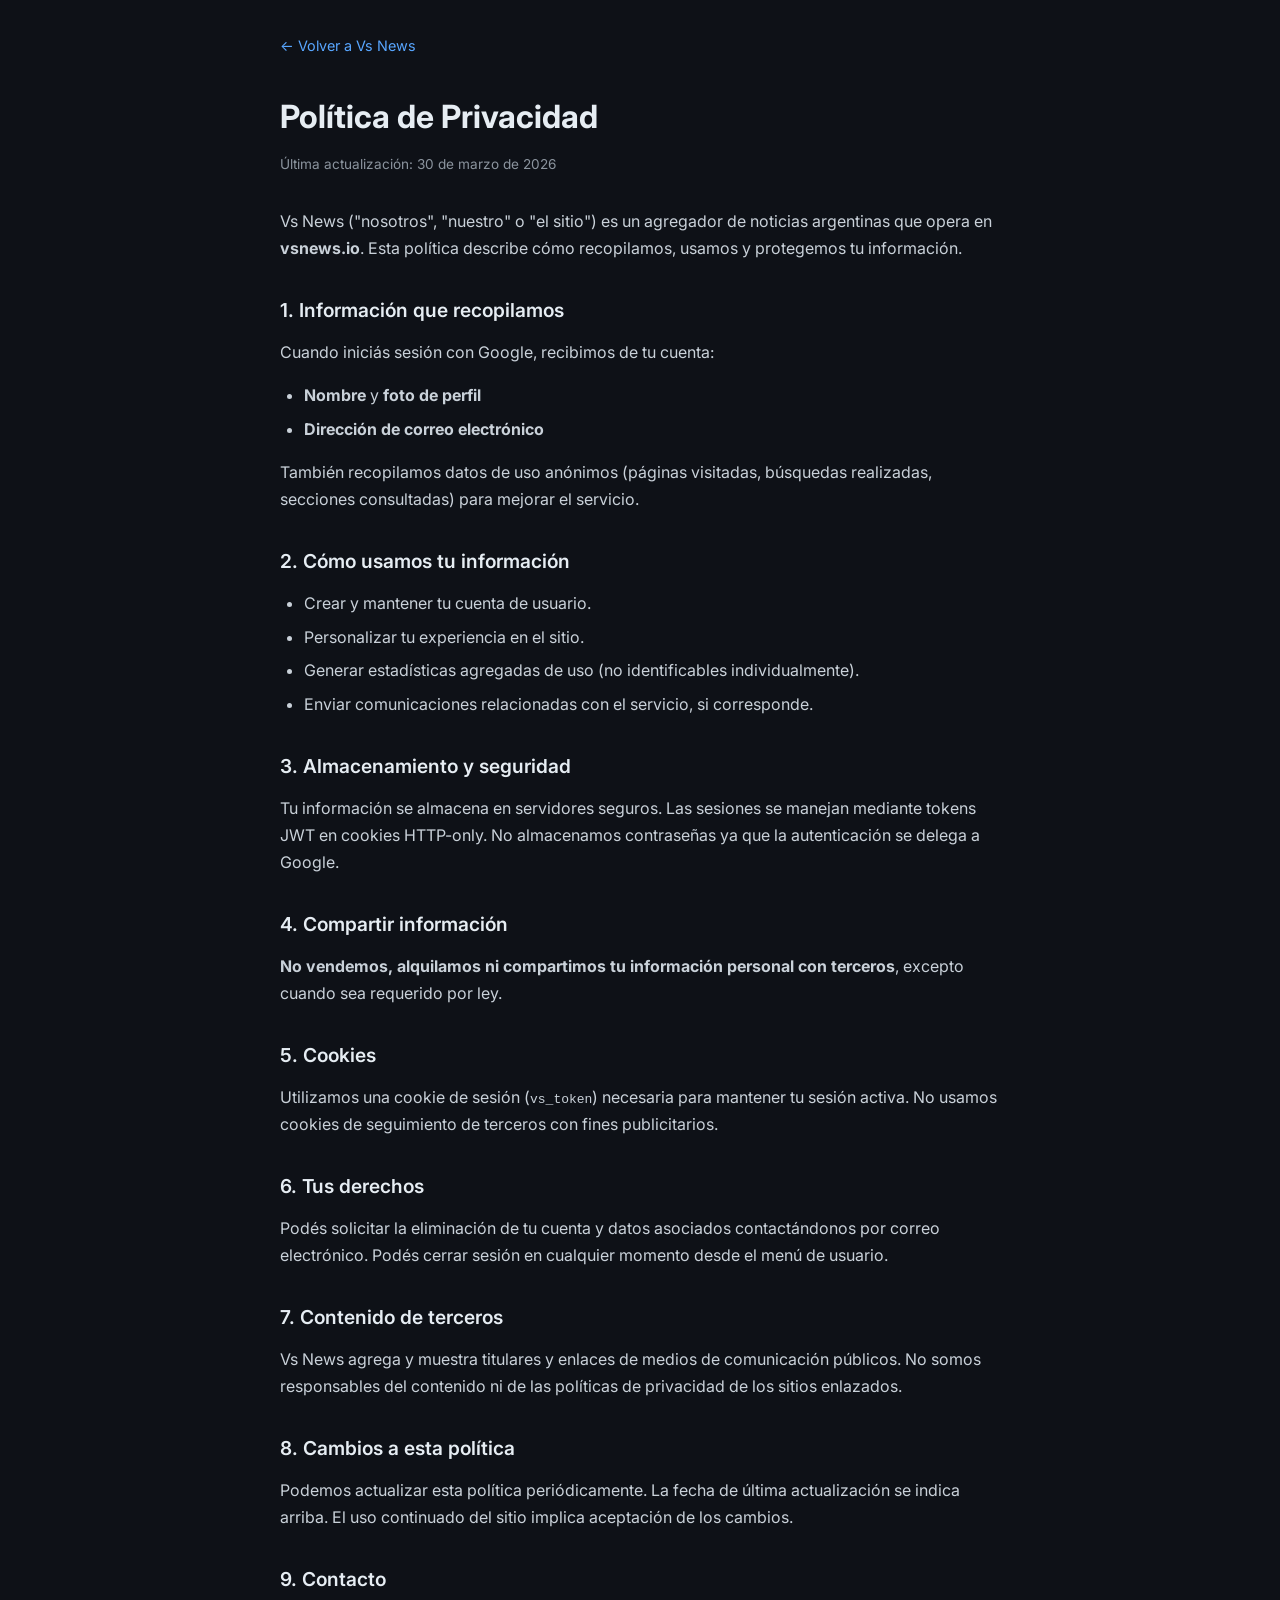
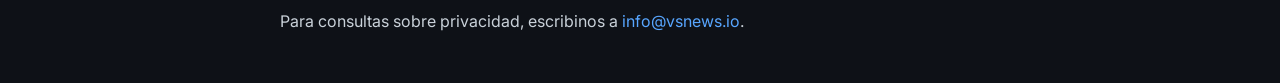
<file: static/privacy.html>
<!DOCTYPE html>
<html lang="es">
<head>
    <meta charset="UTF-8">
    <meta name="viewport" content="width=device-width, initial-scale=1.0">
    <meta name="theme-color" content="#0e1117">
    <title>Política de Privacidad — Vs News</title>
    <link rel="preconnect" href="https://fonts.googleapis.com">
    <link rel="preconnect" href="https://fonts.gstatic.com" crossorigin>
    <link href="https://fonts.googleapis.com/css2?family=Inter:wght@300;400;500;600;700&display=swap" rel="stylesheet">
    <style>
        *, *::before, *::after { box-sizing: border-box; margin: 0; padding: 0; }
        body {
            font-family: 'Inter', system-ui, sans-serif;
            background: #0e1117; color: #c9d1d9;
            line-height: 1.7; padding: 2rem 1rem;
        }
        .container {
            max-width: 720px; margin: 0 auto;
        }
        a { color: #58a6ff; text-decoration: none; }
        a:hover { text-decoration: underline; }
        .back-link { display: inline-block; margin-bottom: 2rem; font-size: 0.9rem; }
        h1 {
            font-size: 2rem; font-weight: 700; color: #e6edf3;
            margin-bottom: 0.5rem;
        }
        .last-updated { font-size: 0.85rem; color: #8b949e; margin-bottom: 2rem; }
        h2 {
            font-size: 1.2rem; font-weight: 600; color: #e6edf3;
            margin-top: 2rem; margin-bottom: 0.75rem;
        }
        p, ul { margin-bottom: 1rem; }
        ul { padding-left: 1.5rem; }
        li { margin-bottom: 0.4rem; }
    </style>
</head>
<body>
<div class="container">
    <a href="/" class="back-link">&larr; Volver a Vs News</a>
    <h1>Política de Privacidad</h1>
    <p class="last-updated">Última actualización: 30 de marzo de 2026</p>

    <p>Vs News ("nosotros", "nuestro" o "el sitio") es un agregador de noticias argentinas que opera en <strong>vsnews.io</strong>. Esta política describe cómo recopilamos, usamos y protegemos tu información.</p>

    <h2>1. Información que recopilamos</h2>
    <p>Cuando iniciás sesión con Google, recibimos de tu cuenta:</p>
    <ul>
        <li><strong>Nombre</strong> y <strong>foto de perfil</strong></li>
        <li><strong>Dirección de correo electrónico</strong></li>
    </ul>
    <p>También recopilamos datos de uso anónimos (páginas visitadas, búsquedas realizadas, secciones consultadas) para mejorar el servicio.</p>

    <h2>2. Cómo usamos tu información</h2>
    <ul>
        <li>Crear y mantener tu cuenta de usuario.</li>
        <li>Personalizar tu experiencia en el sitio.</li>
        <li>Generar estadísticas agregadas de uso (no identificables individualmente).</li>
        <li>Enviar comunicaciones relacionadas con el servicio, si corresponde.</li>
    </ul>

    <h2>3. Almacenamiento y seguridad</h2>
    <p>Tu información se almacena en servidores seguros. Las sesiones se manejan mediante tokens JWT en cookies HTTP-only. No almacenamos contraseñas ya que la autenticación se delega a Google.</p>

    <h2>4. Compartir información</h2>
    <p><strong>No vendemos, alquilamos ni compartimos tu información personal con terceros</strong>, excepto cuando sea requerido por ley.</p>

    <h2>5. Cookies</h2>
    <p>Utilizamos una cookie de sesión (<code>vs_token</code>) necesaria para mantener tu sesión activa. No usamos cookies de seguimiento de terceros con fines publicitarios.</p>

    <h2>6. Tus derechos</h2>
    <p>Podés solicitar la eliminación de tu cuenta y datos asociados contactándonos por correo electrónico. Podés cerrar sesión en cualquier momento desde el menú de usuario.</p>

    <h2>7. Contenido de terceros</h2>
    <p>Vs News agrega y muestra titulares y enlaces de medios de comunicación públicos. No somos responsables del contenido ni de las políticas de privacidad de los sitios enlazados.</p>

    <h2>8. Cambios a esta política</h2>
    <p>Podemos actualizar esta política periódicamente. La fecha de última actualización se indica arriba. El uso continuado del sitio implica aceptación de los cambios.</p>

    <h2>9. Contacto</h2>
    <p>Para consultas sobre privacidad, escribinos a <a href="mailto:info@vsnews.io">info@vsnews.io</a>.</p>
</div>
</body>
</html>
</file>
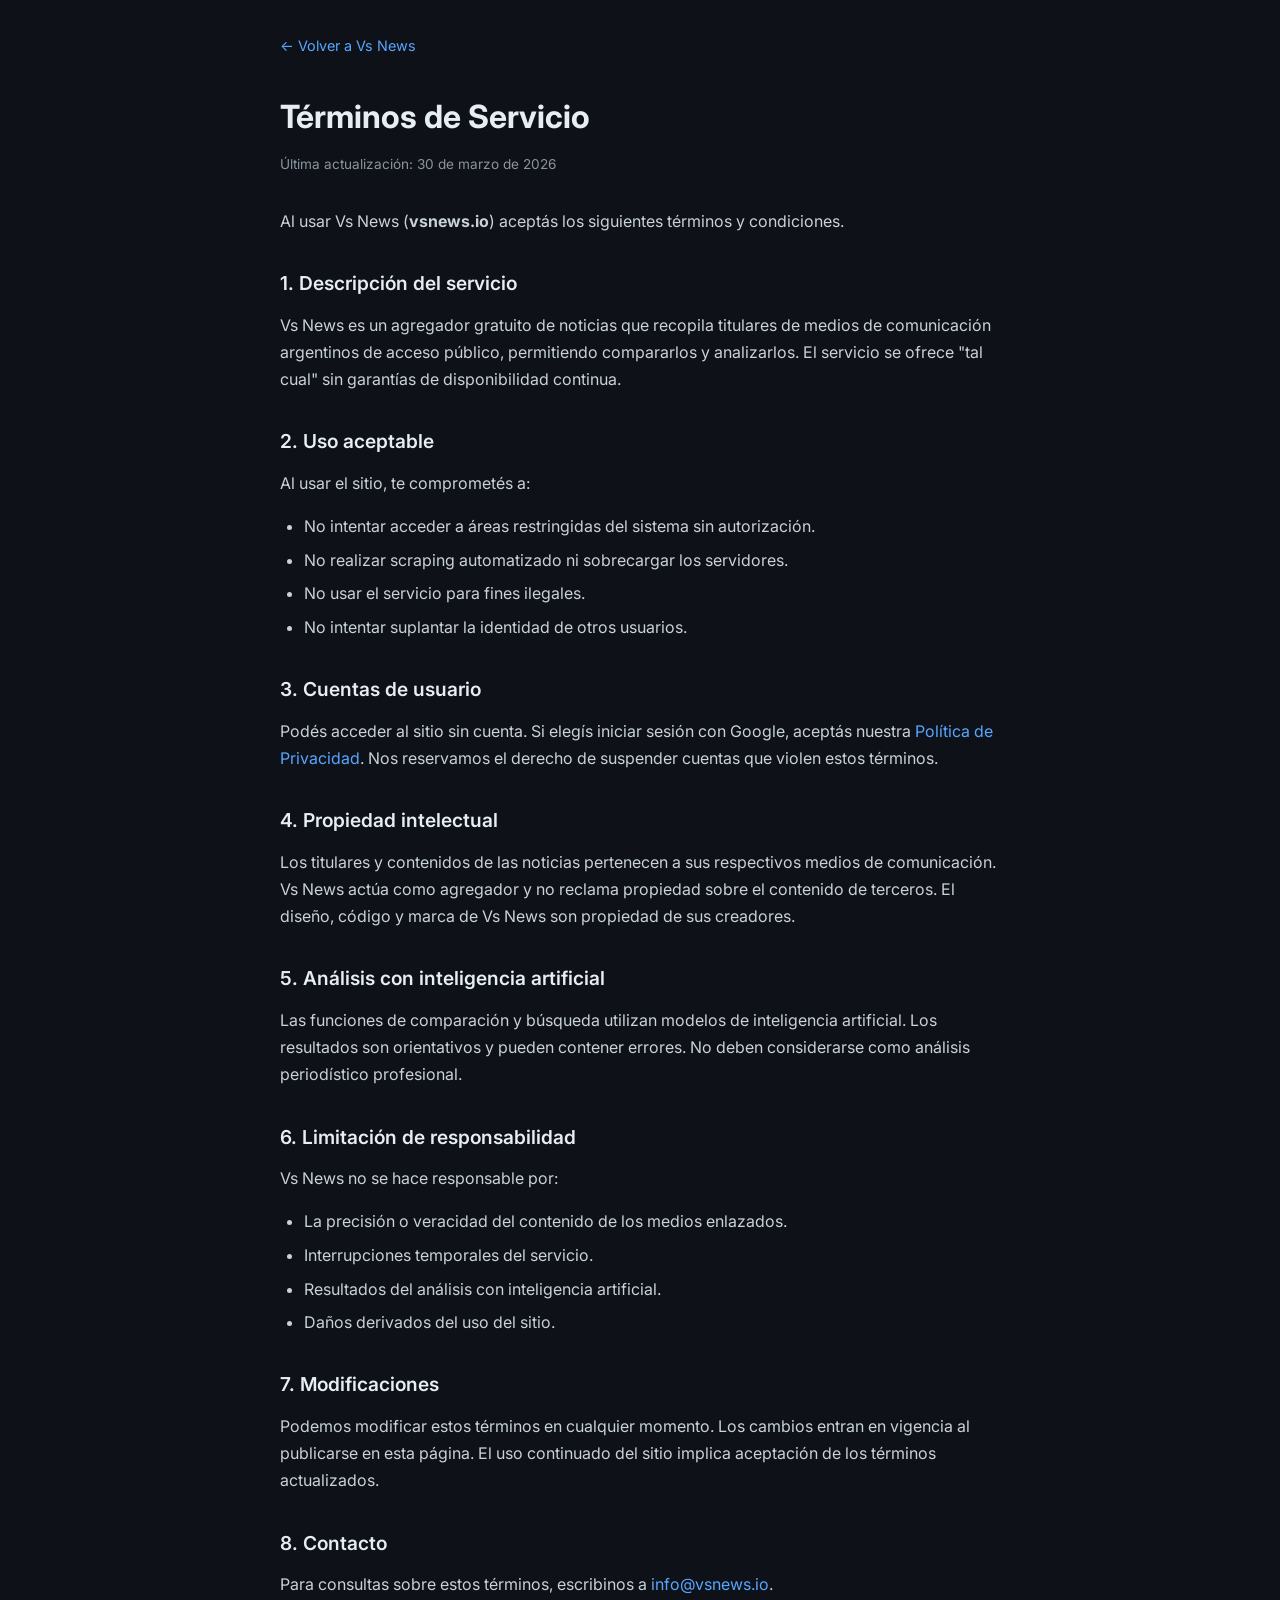
<file: static/terms.html>
<!DOCTYPE html>
<html lang="es">
<head>
    <meta charset="UTF-8">
    <meta name="viewport" content="width=device-width, initial-scale=1.0">
    <meta name="theme-color" content="#0e1117">
    <title>Términos de Servicio — Vs News</title>
    <link rel="preconnect" href="https://fonts.googleapis.com">
    <link rel="preconnect" href="https://fonts.gstatic.com" crossorigin>
    <link href="https://fonts.googleapis.com/css2?family=Inter:wght@300;400;500;600;700&display=swap" rel="stylesheet">
    <style>
        *, *::before, *::after { box-sizing: border-box; margin: 0; padding: 0; }
        body {
            font-family: 'Inter', system-ui, sans-serif;
            background: #0e1117; color: #c9d1d9;
            line-height: 1.7; padding: 2rem 1rem;
        }
        .container {
            max-width: 720px; margin: 0 auto;
        }
        a { color: #58a6ff; text-decoration: none; }
        a:hover { text-decoration: underline; }
        .back-link { display: inline-block; margin-bottom: 2rem; font-size: 0.9rem; }
        h1 {
            font-size: 2rem; font-weight: 700; color: #e6edf3;
            margin-bottom: 0.5rem;
        }
        .last-updated { font-size: 0.85rem; color: #8b949e; margin-bottom: 2rem; }
        h2 {
            font-size: 1.2rem; font-weight: 600; color: #e6edf3;
            margin-top: 2rem; margin-bottom: 0.75rem;
        }
        p, ul { margin-bottom: 1rem; }
        ul { padding-left: 1.5rem; }
        li { margin-bottom: 0.4rem; }
    </style>
</head>
<body>
<div class="container">
    <a href="/" class="back-link">&larr; Volver a Vs News</a>
    <h1>Términos de Servicio</h1>
    <p class="last-updated">Última actualización: 30 de marzo de 2026</p>

    <p>Al usar Vs News (<strong>vsnews.io</strong>) aceptás los siguientes términos y condiciones.</p>

    <h2>1. Descripción del servicio</h2>
    <p>Vs News es un agregador gratuito de noticias que recopila titulares de medios de comunicación argentinos de acceso público, permitiendo compararlos y analizarlos. El servicio se ofrece "tal cual" sin garantías de disponibilidad continua.</p>

    <h2>2. Uso aceptable</h2>
    <p>Al usar el sitio, te comprometés a:</p>
    <ul>
        <li>No intentar acceder a áreas restringidas del sistema sin autorización.</li>
        <li>No realizar scraping automatizado ni sobrecargar los servidores.</li>
        <li>No usar el servicio para fines ilegales.</li>
        <li>No intentar suplantar la identidad de otros usuarios.</li>
    </ul>

    <h2>3. Cuentas de usuario</h2>
    <p>Podés acceder al sitio sin cuenta. Si elegís iniciar sesión con Google, aceptás nuestra <a href="/static/privacy.html">Política de Privacidad</a>. Nos reservamos el derecho de suspender cuentas que violen estos términos.</p>

    <h2>4. Propiedad intelectual</h2>
    <p>Los titulares y contenidos de las noticias pertenecen a sus respectivos medios de comunicación. Vs News actúa como agregador y no reclama propiedad sobre el contenido de terceros. El diseño, código y marca de Vs News son propiedad de sus creadores.</p>

    <h2>5. Análisis con inteligencia artificial</h2>
    <p>Las funciones de comparación y búsqueda utilizan modelos de inteligencia artificial. Los resultados son orientativos y pueden contener errores. No deben considerarse como análisis periodístico profesional.</p>

    <h2>6. Limitación de responsabilidad</h2>
    <p>Vs News no se hace responsable por:</p>
    <ul>
        <li>La precisión o veracidad del contenido de los medios enlazados.</li>
        <li>Interrupciones temporales del servicio.</li>
        <li>Resultados del análisis con inteligencia artificial.</li>
        <li>Daños derivados del uso del sitio.</li>
    </ul>

    <h2>7. Modificaciones</h2>
    <p>Podemos modificar estos términos en cualquier momento. Los cambios entran en vigencia al publicarse en esta página. El uso continuado del sitio implica aceptación de los términos actualizados.</p>

    <h2>8. Contacto</h2>
    <p>Para consultas sobre estos términos, escribinos a <a href="mailto:info@vsnews.io">info@vsnews.io</a>.</p>
</div>
</body>
</html>
</file>
